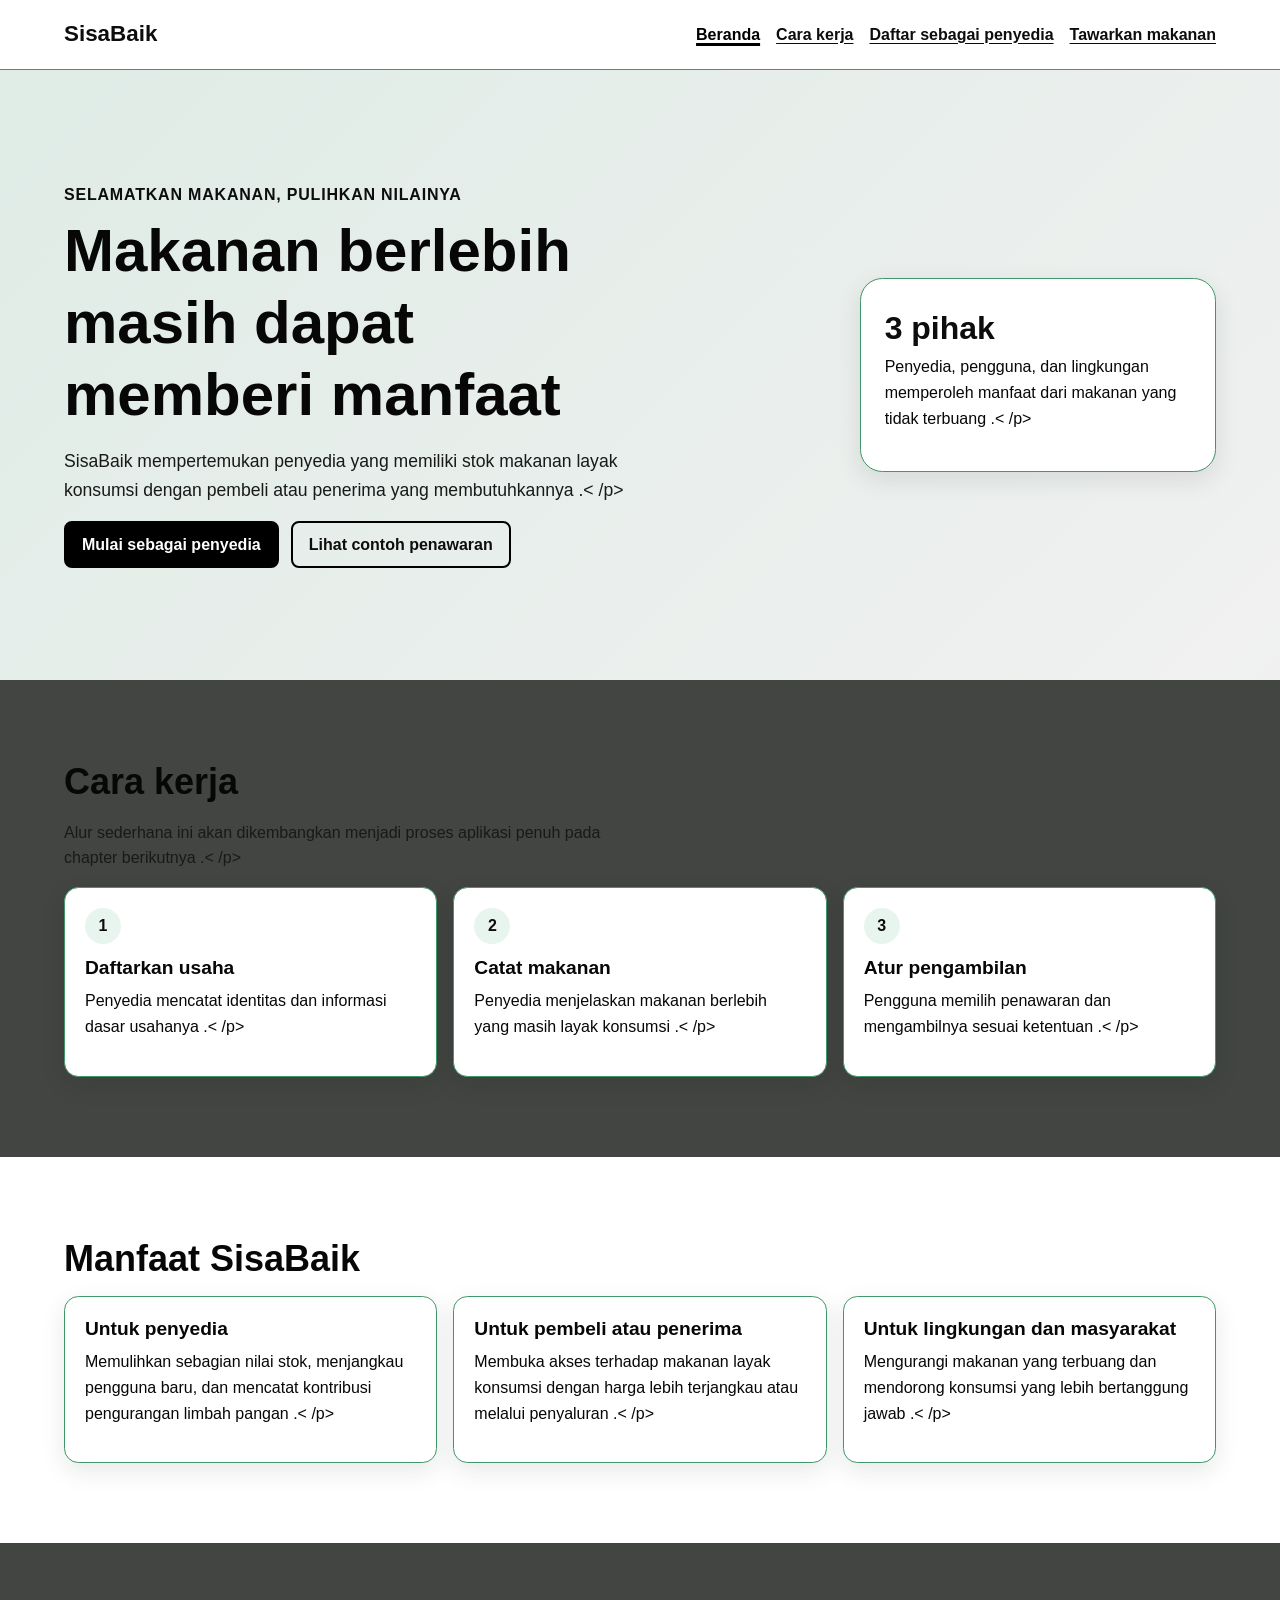
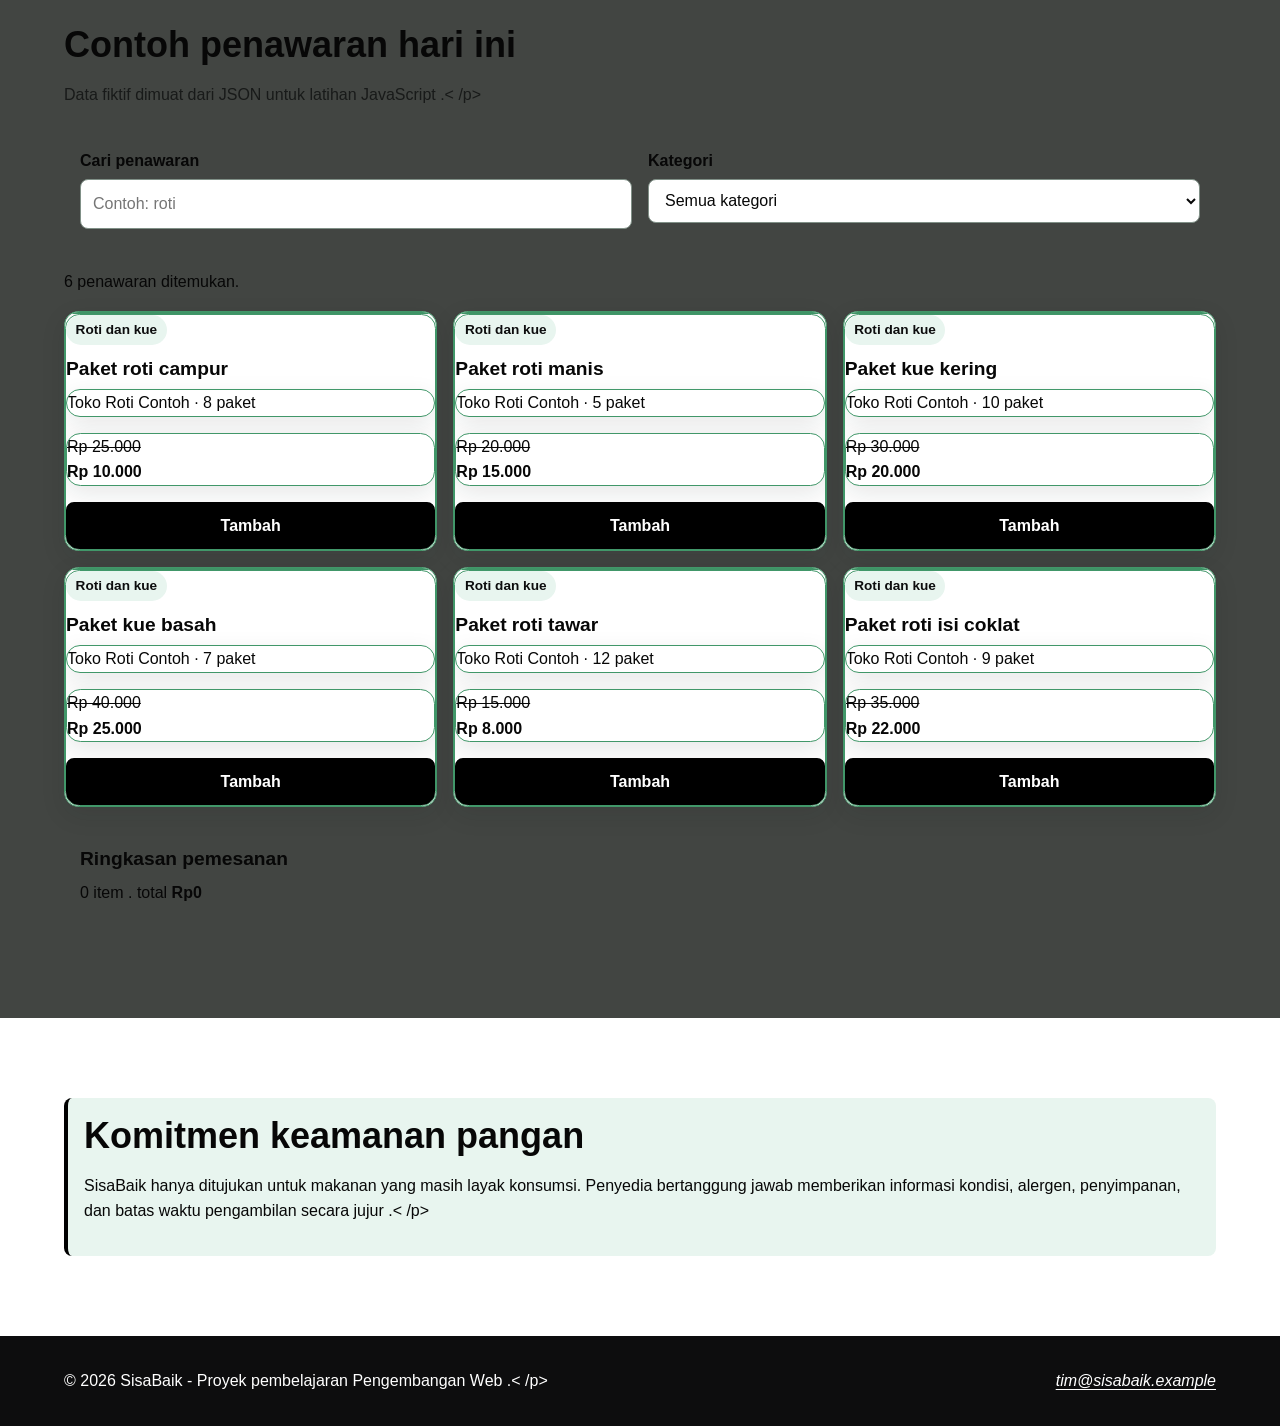
<file: index.html>
<! doctype html>
<html lang="id">
<head>
  <script src="app.js" defer></script>
<meta charset="utf-8">
<meta name="viewport" content="width=device-width, initial-scale=1">
<meta name="description" content="SisaBaik membantu penyedia menawarkan makanan berlebih agar tetap bernilai,
terjangkau, dan tidak terbuang.">
<title>Beranda | SisaBaik</title>
<link rel="stylesheet" href="styles.css">
<script src="app.js" defer></script>
</head>
<body>
<a class="skip-link" href="#konten-utama">Lewati ke konten utama</a>

<header class="site-header">
<div class="container header-layout">
<p class="brand">SisaBaik</p>
<nav aria-label="Navigasi utama">
<ul class="nav-list">
<li><a href="index.html" aria-current="page">Beranda</a></li>
<li><a href="#cara-kerja">Cara kerja</a></li>
<li><a href="daftar-penyedia.html">Daftar sebagai penyedia</a></li>
<li><a href="tawarkan-makanan.html">Tawarkan makanan</a></li>
</ul>
</nav>
</div>
</header>

<main id="konten-utama" tabindex="-1">
<section class="hero" aria-labelledby="judul-utama">
<div class="container hero-layout">
<div>
<p class="eyebrow">Selamatkan makanan, pulihkan nilainya</p>
<h1 id="judul-utama">Makanan berlebih masih dapat memberi manfaat</h1>
<p class="lead">SisaBaik mempertemukan penyedia yang memiliki stok makanan layak konsumsi dengan pembeli
atau penerima yang membutuhkannya .< /p>
<div class="button-group">
<a class="button" href="daftar-penyedia.html">Mulai sebagai penyedia</a>
<a class="button button-secondary" href="#penawaran-contoh">Lihat contoh penawaran</a>
</div>
</div>
<aside class="hero-panel" aria-label="Ringkasan manfaat SisaBaik">
<strong>3 pihak</strong>
<p>Penyedia, pengguna, dan lingkungan memperoleh manfaat dari makanan yang tidak terbuang .< /p>
</aside>
</div>
</section>

<section class="section" id="cara-kerja" aria-labelledby="judul-cara-kerja">
<div class="container">
<h2 id="judul-cara-kerja">Cara kerja</h2>
<p class="section-intro">Alur sederhana ini akan dikembangkan menjadi proses aplikasi penuh pada chapter
berikutnya .< /p>
<div class="steps-grid">
<article class="card">
<span class="step-number" aria-hidden="true">1</span>
<h3>Daftarkan usaha</h3>
<p>Penyedia mencatat identitas dan informasi dasar usahanya .< /p>
</article>
<article class="card">
<span class="step-number" aria-hidden="true">2</span>
<h3>Catat makanan</h3>
<p>Penyedia menjelaskan makanan berlebih yang masih layak konsumsi .< /p>
</article>
<article class="card">
<span class="step-number" aria-hidden="true">3</span>
<h3>Atur pengambilan</h3>
<p>Pengguna memilih penawaran dan mengambilnya sesuai ketentuan .< /p>
</article>
</div>
</div>
</section>

<section class="section section-alt" aria-labelledby="judul-manfaat">
<div class="container">
  <h2 id="judul-manfaat">Manfaat SisaBaik</h2>
<div class="benefit-grid">
<article class="card">
<h3>Untuk penyedia</h3>
<p>Memulihkan sebagian nilai stok, menjangkau pengguna baru, dan mencatat kontribusi pengurangan limbah
pangan .< /p>
</article>
<article class="card">
<h3>Untuk pembeli atau penerima</h3>
<p>Membuka akses terhadap makanan layak konsumsi dengan harga lebih terjangkau atau melalui
penyaluran .< /p>
</article>
<article class="card">
<h3>Untuk lingkungan dan masyarakat</h3>
<p>Mengurangi makanan yang terbuang dan mendorong konsumsi yang lebih bertanggung jawab .< /p>
</article>
</div>
</div>
</section>

<section class="section" id="penawaran-contoh" aria-labelledby="judul-penawaran">
<div class="container">
<h2 id="judul-penawaran">Contoh penawaran hari ini</h2>
<p class="section-intro">Data fiktif dimuat dari JSON untuk latihan JavaScript .< /p>
<form class="filter-panel" id="filter-form" role="search">
<p>
<label for="kata-kunci">Cari penawaran</label><br>
<input id="kata-kunci" name="kata_kunci" type="search" placeholder="Contoh: roti">
</p>
<p>
<label for="filter-kategori">Kategori</label><br>
<select id="filter-kategori" name="kategori">
<option value="semua">Semua kategori</option>
<option value="makanan-siap-saji">Makanan siap saji</option>
<option value="roti-kue">Roti dan kue</option>
<option value="buah-sayur">Buah dan sayur</option>
</select>
</p>
</form>
<p id="status-katalog" class="status-message" role="status" aria-live="polite">Memuat penawaran ...< /p>
<div class="offer-grid" id="daftar-penawaran"></div>
<aside class="cart-summary" aria-labelledby="judul-ringkasan">
<h3 id="judul-ringkasan">Ringkasan pemesanan</h3>
<p><span id="jumlah-item">0</span> item . total <strong id="total-pesanan">Rp0</strong></p>
</aside>
</div>
</div>
</section>

<section class="section section-alt" aria-labelledby="judul-keamanan">
<div class="container">
<div class="notice">
<h2 id="judul-keamanan">Komitmen keamanan pangan</h2>
<p>SisaBaik hanya ditujukan untuk makanan yang masih layak konsumsi. Penyedia bertanggung jawab memberikan
informasi kondisi, alergen, penyimpanan, dan batas waktu pengambilan secara jujur .< /p>
</div>
</div>
</section>
</main>

<footer class="site-footer">
<div class="container footer-layout">
<p>&copy; 2026 SisaBaik - Proyek pembelajaran Pengembangan Web .< /p>
<address><a href="mailto:tim@sisabaik.example">tim@sisabaik.example</a></address>
</div>
</footer>
</body>
</html>
</file>
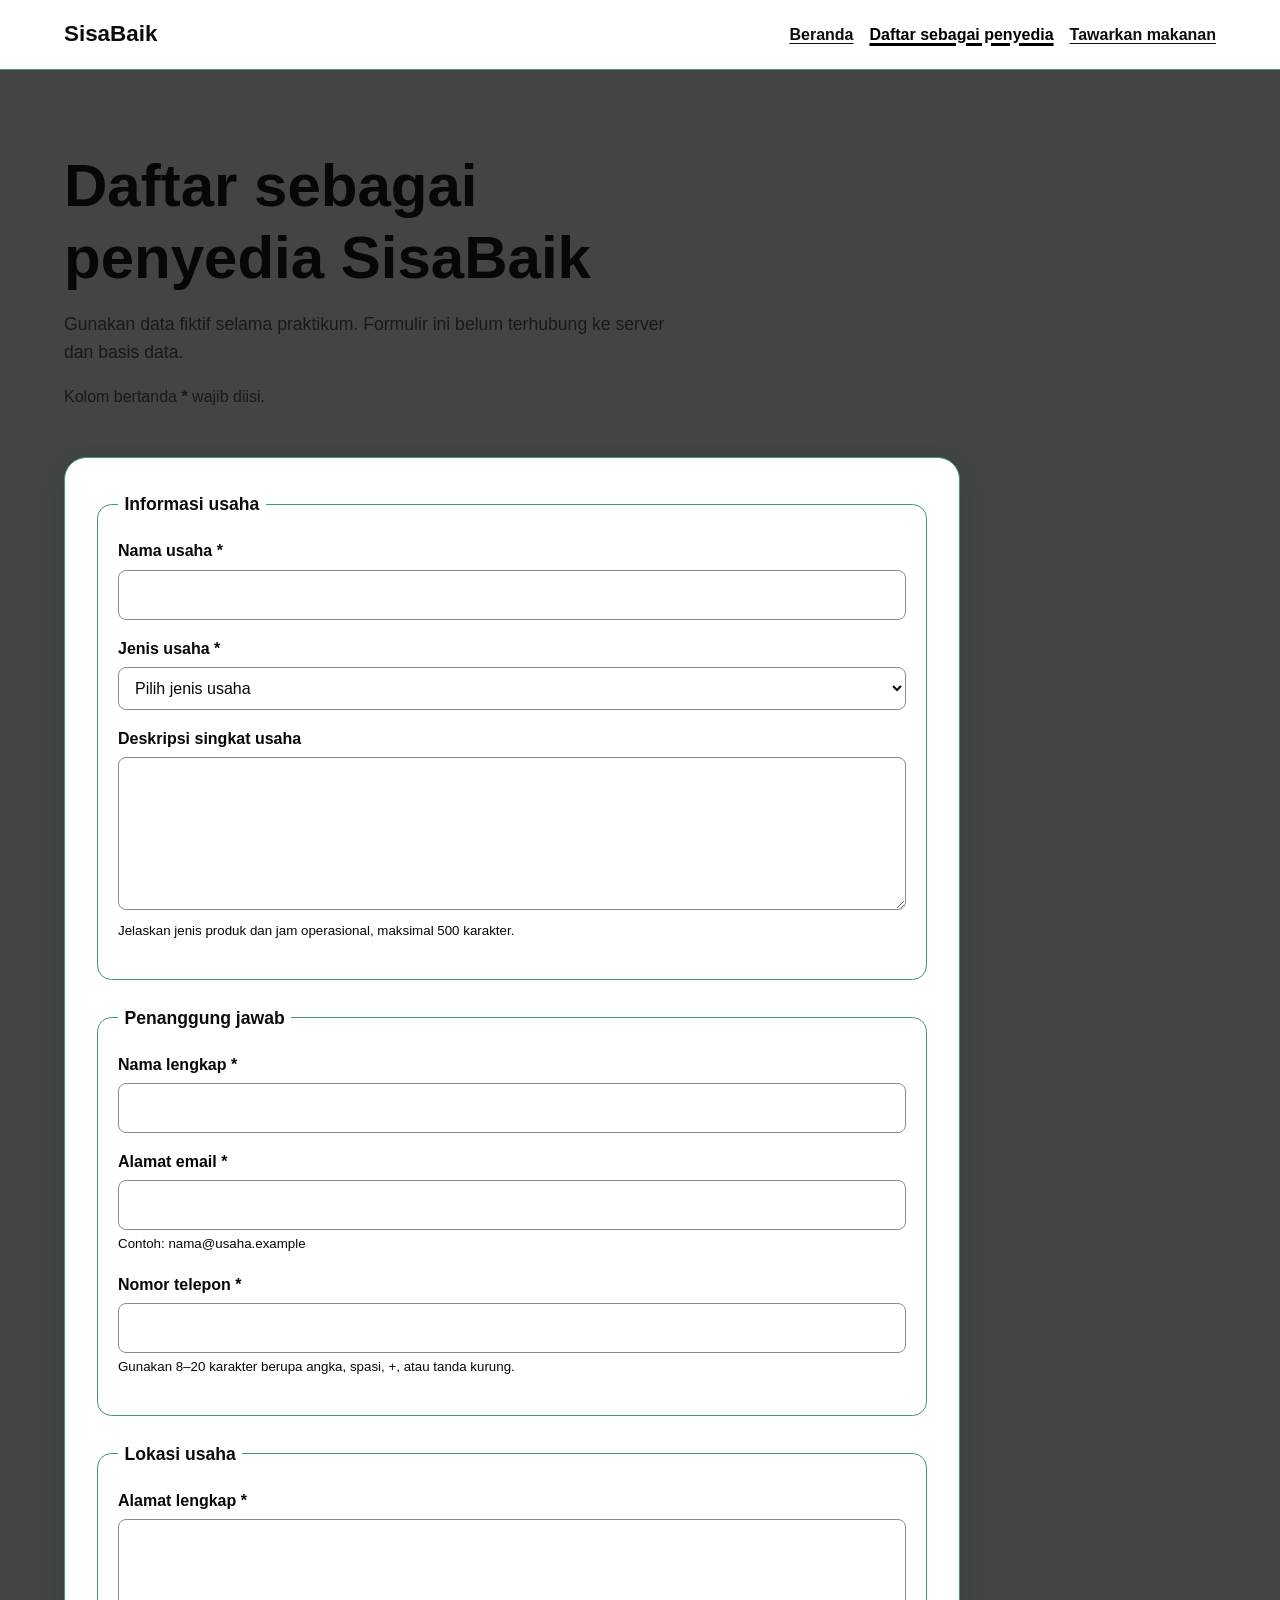
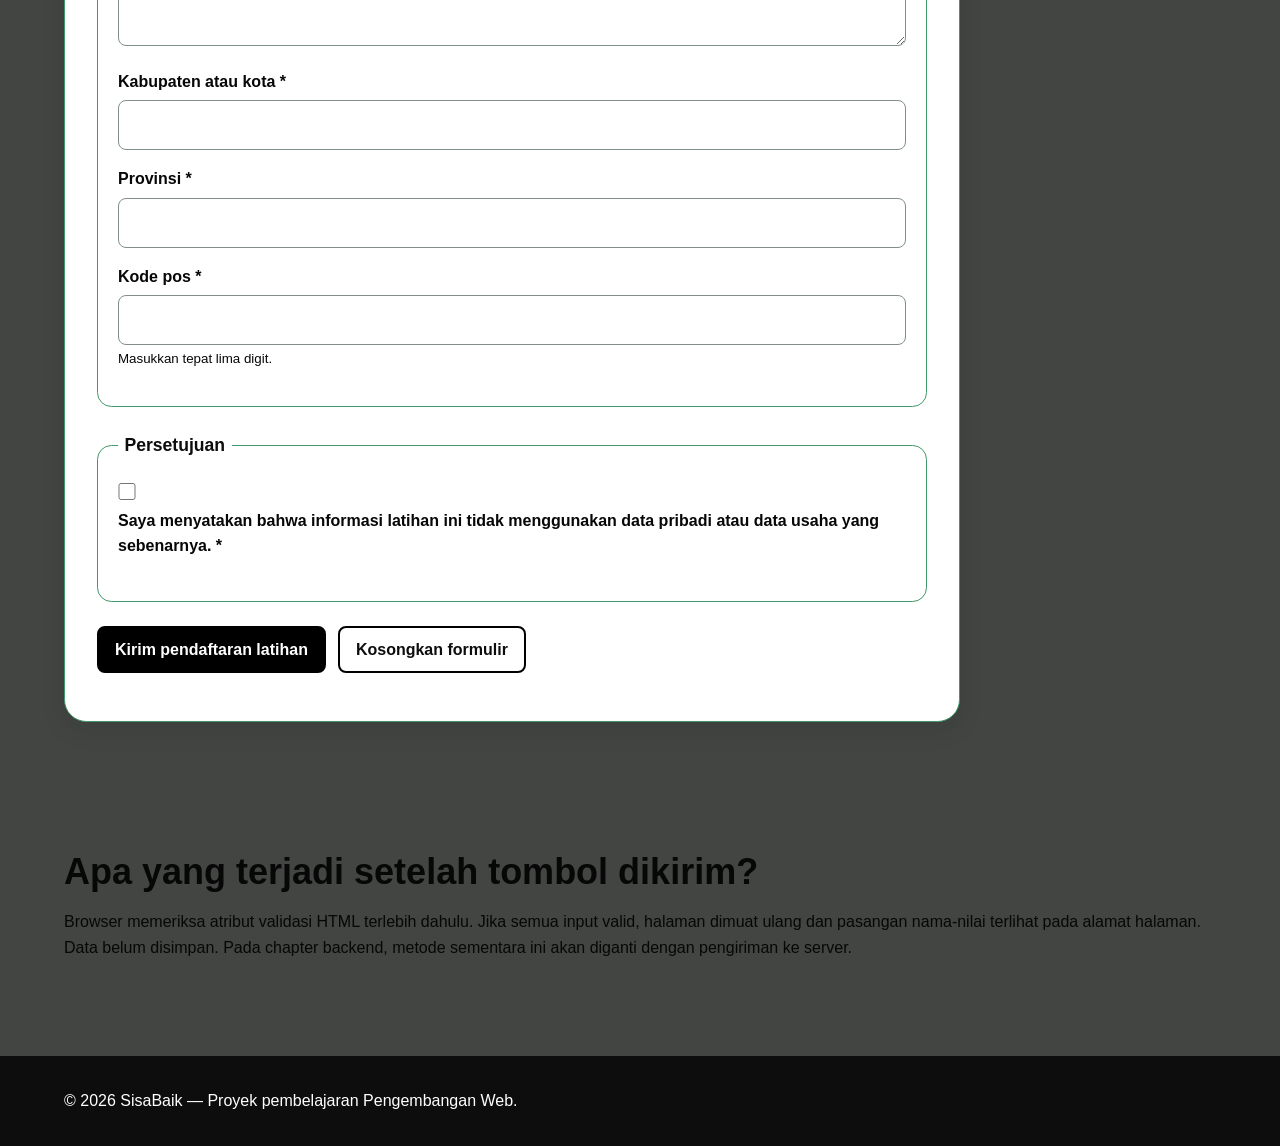
<file: daftar-penyedia.html>
<!doctype html> 
<html lang="id"> 
  <head> 
    <script src="app.js" defer></script>
    <meta charset="utf-8"> 
    <meta name="viewport" content="width=device-width, initial-scale=1"> 
    <meta 
      name="description" 
      content="Formulir prototipe untuk mendaftarkan usaha sebagai penyedia makanan di SisaBaik." 
    > 
    <title>Daftar Penyedia | SisaBaik</title> 
    <link rel="stylesheet" href="styles.css"> 
  </head> 
  <body> 
    <a class="skip-link" href="#konten-utama">Lewati ke konten utama</a> 
 
    <header class="site-header"> 
      <div class="container header-layout"> 
        <p class="brand">SisaBaik</p> 
        <nav aria-label="Navigasi utama"> 
          <ul class="nav-list"> 
            <li><a href="index.html">Beranda</a></li> 
            <li> 
              <a href="daftar-penyedia.html" aria-current="page"> 
                Daftar sebagai penyedia 
              </a> 
            </li> 
            <li><a href="tawarkan-makanan.html">Tawarkan makanan</a></li> 
          </ul> 
        </nav> 
      </div> 
    </header> 
 
    <main class="container" id="konten-utama" tabindex="-1"> 
      <div class="page-heading"> 
        <h1>Daftar sebagai penyedia SisaBaik</h1> 
        <p class="lead"> 
              Gunakan data fiktif selama praktikum. Formulir ini belum terhubung ke 
          server dan basis data. 
        </p> 
        <p class="required-note" id="petunjuk-wajib">Kolom bertanda <strong>*</strong> wajib diisi.</p> 
      </div> 
 
      <form 
        class="form-card" 
        action="daftar-penyedia.html" 
        method="get" 
        aria-describedby="petunjuk-wajib" 
      > 
        <fieldset class="form-section"> 
          <legend>Informasi usaha</legend> 
 
          <p> 
            <label for="nama-usaha">Nama usaha *</label><br> 
            <input 
              type="text" 
              id="nama-usaha" 
              name="nama_usaha" 
              autocomplete="organization" 
              minlength="3" 
              maxlength="100" 
              required 
            > 
          </p> 
 
          <p> 
            <label for="jenis-usaha">Jenis usaha *</label><br> 
            <select id="jenis-usaha" name="jenis_usaha" required> 
              <option value="">Pilih jenis usaha</option> 
              <option value="restoran">Restoran</option> 
              <option value="toko-roti">Toko roti</option> 
              <option value="katering">Katering</option> 
              <option value="ritel">Toko ritel</option> 
                <option value="hotel">Hotel atau penginapan</option> 
              <option value="lainnya">Lainnya</option> 
            </select> 
          </p> 
 
          <p> 
            <label for="deskripsi-usaha">Deskripsi singkat usaha</label><br> 
            <textarea 
              id="deskripsi-usaha" 
              name="deskripsi_usaha" 
              rows="5" 
              maxlength="500" 
              aria-describedby="bantuan-deskripsi" 
            ></textarea><br> 
            <small id="bantuan-deskripsi"> 
              Jelaskan jenis produk dan jam operasional, maksimal 500 karakter. 
            </small> 
          </p> 
        </fieldset> 
 
        <fieldset class="form-section"> 
          <legend>Penanggung jawab</legend> 
 
          <p> 
            <label for="nama-penanggung-jawab">Nama lengkap *</label><br> 
            <input 
              type="text" 
              id="nama-penanggung-jawab" 
              name="nama_penanggung_jawab" 
              autocomplete="name" 
              minlength="3" 
              maxlength="100" 
              required 
            > 
          </p> 
           <p> 
            <label for="email">Alamat email *</label><br> 
            <input 
              type="email" 
              id="email" 
              name="email" 
              autocomplete="email" 
              maxlength="254" 
              aria-describedby="bantuan-email" 
              required 
            ><br> 
            <small id="bantuan-email">Contoh: nama@usaha.example</small> 
          </p> 
 
          <p> 
            <label for="telepon">Nomor telepon *</label><br> 
            <input 
              type="tel" 
              id="telepon" 
              name="telepon" 
              autocomplete="tel" 
              inputmode="tel" 
              pattern="[0-9+() ]{8,20}" 
              aria-describedby="bantuan-telepon" 
              required 
            ><br> 
            <small id="bantuan-telepon"> 
              Gunakan 8–20 karakter berupa angka, spasi, +, atau tanda kurung. 
            </small> 
          </p> 
        </fieldset> 
 
        <fieldset class="form-section"> 
          <legend>Lokasi usaha</legend> 
 
          <p>
              <label for="alamat">Alamat lengkap *</label><br> 
            <textarea 
              id="alamat" 
              name="alamat" 
              rows="4" 
              autocomplete="street-address" 
              minlength="10" 
              maxlength="250" 
              required 
            ></textarea> 
          </p> 
 
          <p> 
            <label for="kota">Kabupaten atau kota *</label><br> 
            <input 
              type="text" 
              id="kota" 
              name="kota" 
              autocomplete="address-level2" 
              maxlength="100" 
              required 
            > 
          </p> 
 
          <p> 
            <label for="provinsi">Provinsi *</label><br> 
            <input 
              type="text" 
              id="provinsi" 
              name="provinsi" 
              autocomplete="address-level1" 
              maxlength="100" 
              required 
            > 
          </p>
             <p> 
            <label for="kode-pos">Kode pos *</label><br> 
            <input 
              type="text" 
              id="kode-pos" 
              name="kode_pos" 
              autocomplete="postal-code" 
              inputmode="numeric" 
              pattern="[0-9]{5}" 
              aria-describedby="bantuan-kode-pos" 
              required 
            ><br> 
            <small id="bantuan-kode-pos">Masukkan tepat lima digit.</small> 
          </p> 
        </fieldset> 
 
        <fieldset class="form-section"> 
          <legend>Persetujuan</legend> 
          <p> 
            <input 
              type="checkbox" 
              id="persetujuan" 
              name="persetujuan" 
              value="setuju" 
              required 
            > 
            <label for="persetujuan"> 
              Saya menyatakan bahwa informasi latihan ini tidak menggunakan 
              data pribadi atau data usaha yang sebenarnya. * 
            </label> 
          </p> 
        </fieldset> 
 
        <p class="form-actions"> 
          <button class="button" type="submit">Kirim pendaftaran latihan</button> 
          <button class="button button-secondary" type="reset">Kosongkan formulir</button> 
              </p> 
      </form> 
 
      <section class="section" aria-labelledby="catatan-prototipe"> 
        <h2 id="catatan-prototipe">Apa yang terjadi setelah tombol dikirim?</h2> 
        <p> 
          Browser memeriksa atribut validasi HTML terlebih dahulu. Jika semua 
          input valid, halaman dimuat ulang dan pasangan nama-nilai terlihat 
          pada alamat halaman. Data belum disimpan. Pada chapter backend, 
          metode sementara ini akan diganti dengan pengiriman ke server. 
        </p> 
      </section> 
    </main> 
 
    <footer class="site-footer"> 
      <div class="container footer-layout"> 
        <p>&copy; 2026 SisaBaik — Proyek pembelajaran Pengembangan Web.</p> 
      </div> 
    </footer> 
  </body> 
</html>
</file>
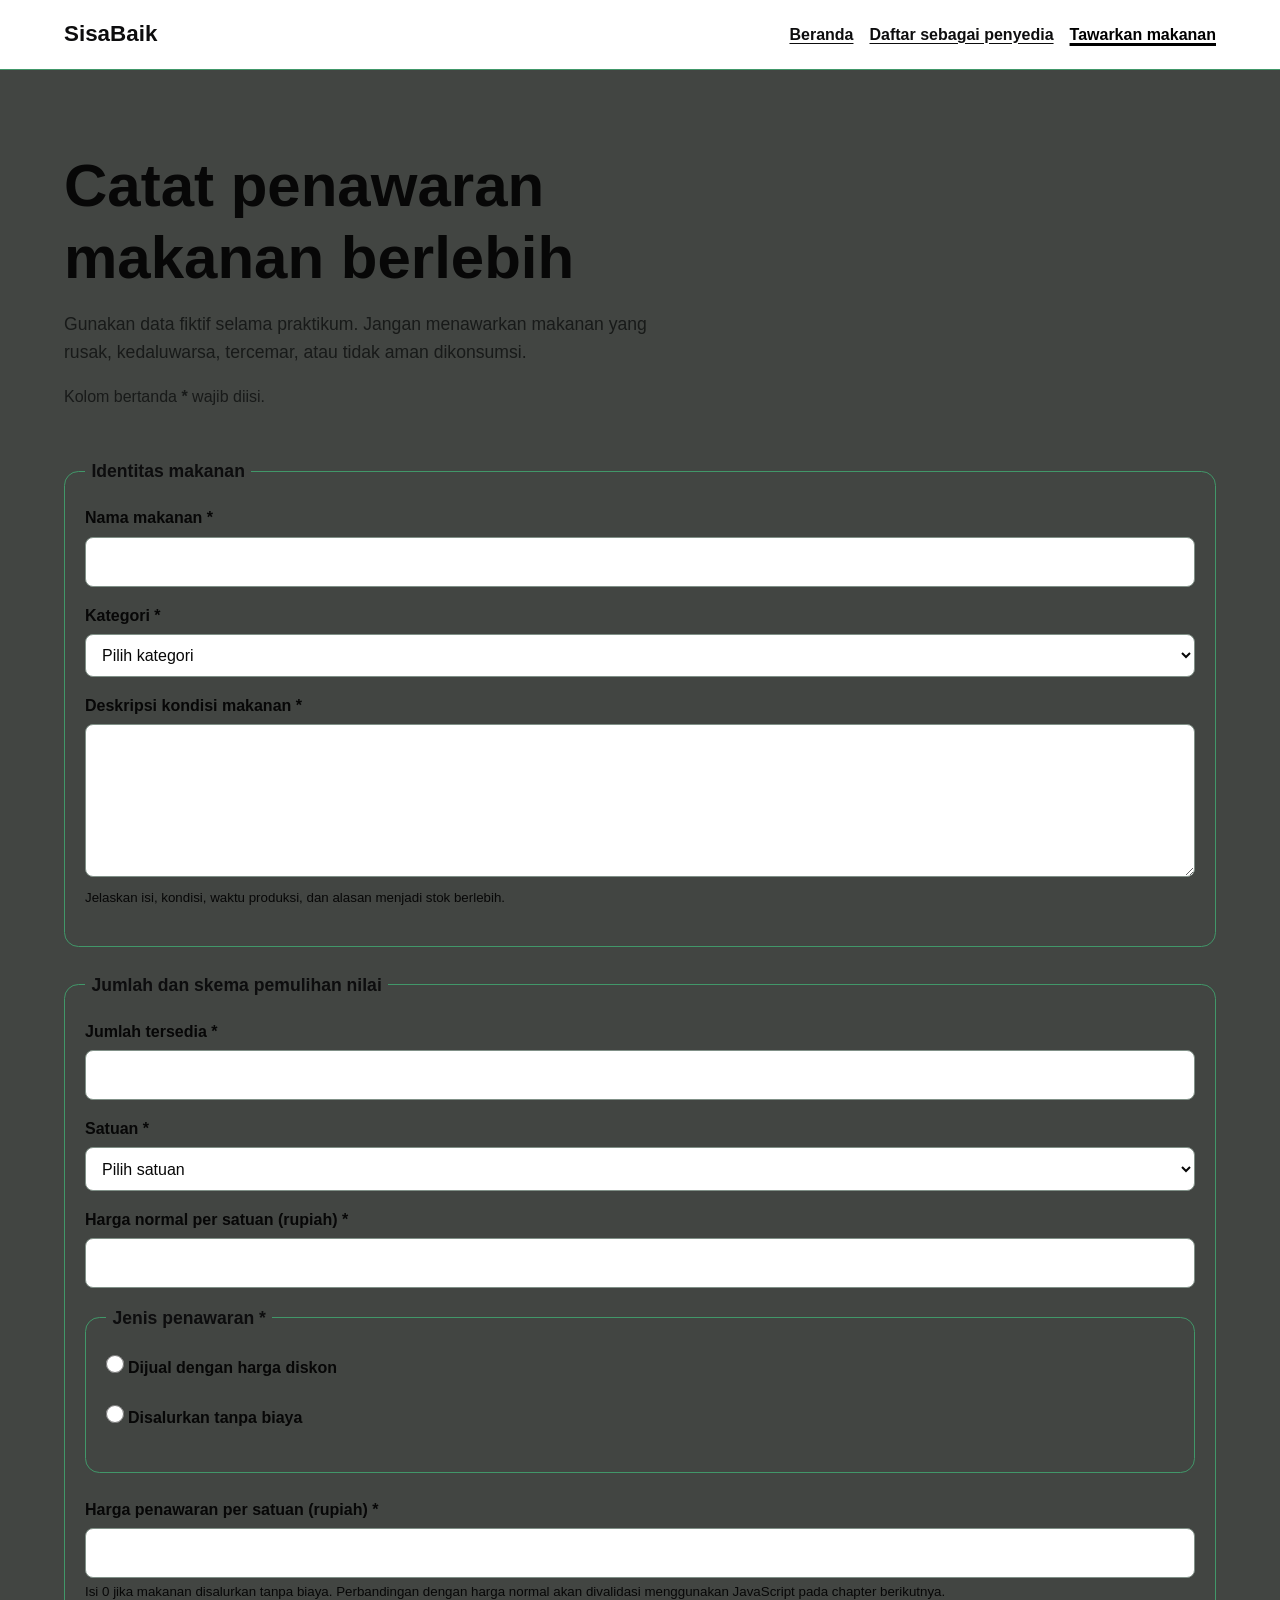
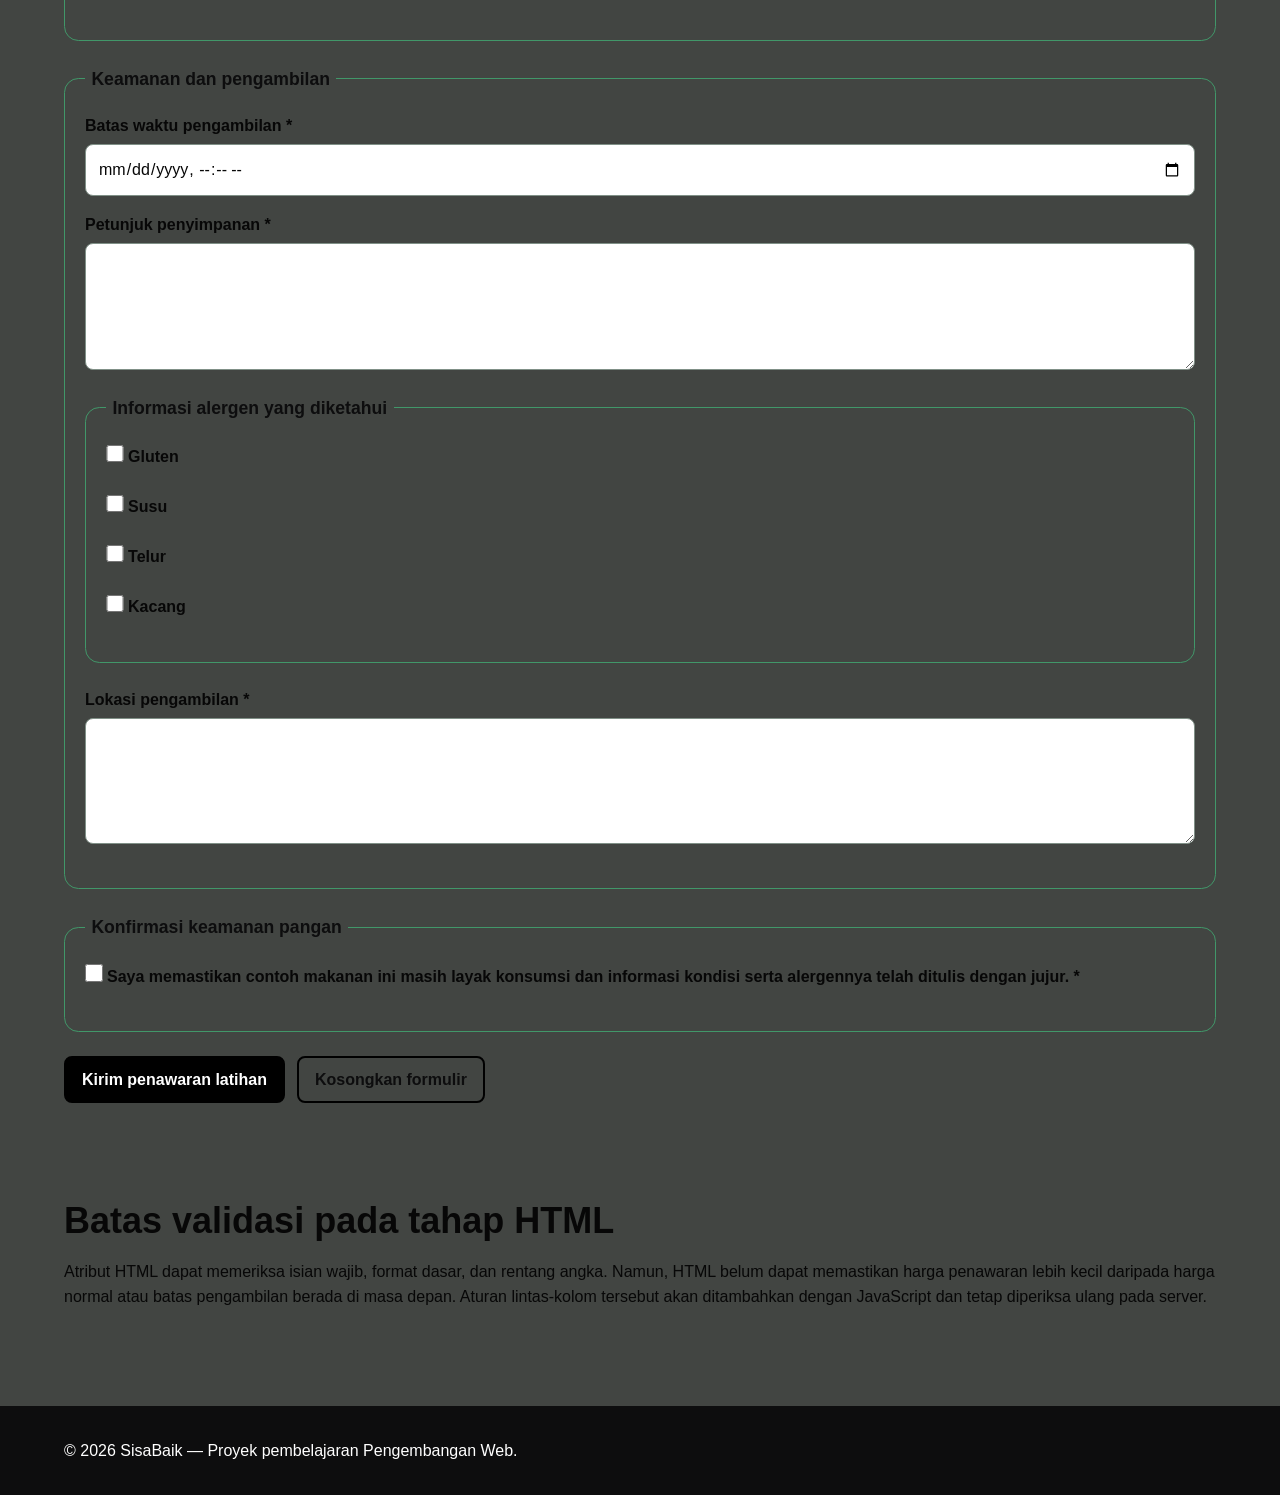
<file: tawarkan-makanan.html>
<!doctype html> 
<html lang="id"> 
  <head> 
    <script src="app.js" defer></script>
    <form id="form-penawaran" action="tawarkan-makanan.html" method="get" aria-describedby="petunjuk-wajib">

    <meta charset="utf-8"> 
    <meta name="viewport" content="width=device-width, initial-scale=1"> 
    <meta 
      name="description" 
      content="Formulir prototipe untuk mencatat makanan berlebih yang akan ditawarkan melalui SisaBaik." 
    > 
    <title>Tawarkan Makanan | SisaBaik</title> 
    <link rel="stylesheet" href="styles.css"> 
  </head> 
  <body> 
    <a class="skip-link" href="#konten-utama">Lewati ke konten utama</a> 
 
    <header class="site-header"> 
      <div class="container header-layout"> 
        <p class="brand">SisaBaik</p> 
        <nav aria-label="Navigasi utama"> 
          <ul class="nav-list"> 
            <li><a href="index.html">Beranda</a></li> 
            <li><a href="daftar-penyedia.html">Daftar sebagai penyedia</a></li> 
            <li> 
              <a href="tawarkan-makanan.html" aria-current="page"> 
                Tawarkan makanan 
              </a> 
            </li> 
          </ul> 
        </nav> 
      </div> 
    </header> 
 
    <main class="container" id="konten-utama" tabindex="-1"> 
      <div class="page-heading"> 
        <h1>Catat penawaran makanan berlebih</h1> 
        <p class="lead"> 
                Gunakan data fiktif selama praktikum. Jangan menawarkan makanan yang 
          rusak, kedaluwarsa, tercemar, atau tidak aman dikonsumsi. 
        </p> 
        <p class="required-note" id="petunjuk-wajib">Kolom bertanda <strong>*</strong> wajib diisi.</p> 
      </div> 
 
      <form 
        class="form-card" 
        action="tawarkan-makanan.html" 
        method="get" 
        aria-describedby="petunjuk-wajib" 
      > 
        <fieldset class="form-section"> 
          <legend>Identitas makanan</legend> 
 
          <p> 
            <label for="nama-makanan">Nama makanan *</label><br> 
            <input 
              type="text" 
              id="nama-makanan" 
              name="nama_makanan" 
              minlength="3" 
              maxlength="120" 
              required 
            > 
          </p> 
 
          <p> 
            <label for="kategori">Kategori *</label><br> 
            <select id="kategori" name="kategori" required> 
              <option value="">Pilih kategori</option> 
              <option value="makanan-siap-saji">Makanan siap saji</option> 
              <option value="roti-kue">Roti atau kue</option> 
              <option value="buah-sayur">Buah atau sayur</option> 
              <option value="minuman">Minuman</option> 
              <option value="bahan-pangan">Bahan pangan</option>
                <option value="lainnya">Lainnya</option> 
            </select> 
          </p> 
 
          <p> 
            <label for="deskripsi-makanan">Deskripsi kondisi makanan *</label><br> 
            <textarea 
              id="deskripsi-makanan" 
              name="deskripsi_makanan" 
              rows="5" 
              minlength="20" 
              maxlength="600" 
              aria-describedby="bantuan-deskripsi-makanan" 
              required 
            ></textarea><br> 
            <small id="bantuan-deskripsi-makanan"> 
              Jelaskan isi, kondisi, waktu produksi, dan alasan menjadi stok berlebih. 
            </small> 
          </p> 
        </fieldset> 
 
        <fieldset class="form-section"> 
          <legend>Jumlah dan skema pemulihan nilai</legend> 
 
          <p> 
            <label for="jumlah">Jumlah tersedia *</label><br> 
            <input 
              type="number" 
              id="jumlah" 
              name="jumlah" 
              min="1" 
              max="1000" 
              step="1" 
              required 
            > 
          </p>
            <p> 
            <label for="satuan">Satuan *</label><br> 
            <select id="satuan" name="satuan" required> 
              <option value="">Pilih satuan</option> 
              <option value="porsi">Porsi</option> 
              <option value="paket">Paket</option> 
              <option value="buah">Buah</option> 
              <option value="kilogram">Kilogram</option> 
              <option value="liter">Liter</option> 
            </select> 
          </p> 
 
          <p> 
            <label for="harga-normal">Harga normal per satuan (rupiah) *</label><br> 
            <input 
              type="number" 
              id="harga-normal" 
              name="harga_normal" 
              min="0" 
              max="10000000" 
              step="500" 
              required 
            > 
          </p> 
 
          <fieldset class="form-section"> 
            <legend>Jenis penawaran *</legend> 
            <p> 
              <input 
                type="radio" 
                id="jenis-diskon" 
                name="jenis_penawaran" 
                value="diskon" 
                required 
              > 
                   <label for="jenis-diskon">Dijual dengan harga diskon</label> 
            </p> 
            <p> 
              <input 
                type="radio" 
                id="jenis-donasi" 
                name="jenis_penawaran" 
                value="donasi" 
              > 
              <label for="jenis-donasi">Disalurkan tanpa biaya</label> 
            </p> 
          </fieldset> 
 
          <p> 
            <label for="harga-pemulihan">Harga penawaran per satuan (rupiah) *</label><br> 
            <input 
              type="number" 
              id="harga-pemulihan" 
              name="harga_penawaran" 
              min="0" 
              max="10000000" 
              step="500" 
              aria-describedby="bantuan-harga" 
              required 
            ><br> 
            <small id="bantuan-harga"> 
              Isi 0 jika makanan disalurkan tanpa biaya. Perbandingan dengan 
              harga normal akan divalidasi menggunakan JavaScript pada chapter berikutnya. 
            </small> 
          </p> 
        </fieldset> 
 
        <fieldset class="form-section"> 
          <legend>Keamanan dan pengambilan</legend> 
 
          <p>
               <label for="batas-pengambilan">Batas waktu pengambilan *</label><br> 
            <input 
              type="datetime-local" 
              id="batas-pengambilan" 
              name="batas_pengambilan" 
              required 
            > 
          </p> 
 
          <p> 
            <label for="petunjuk-penyimpanan">Petunjuk penyimpanan *</label><br> 
            <textarea 
              id="petunjuk-penyimpanan" 
              name="petunjuk_penyimpanan" 
              rows="4" 
              minlength="10" 
              maxlength="300" 
              required 
            ></textarea> 
          </p> 
 
          <fieldset class="form-section"> 
            <legend>Informasi alergen yang diketahui</legend> 
            <p> 
              <input type="checkbox" id="alergen-gluten" name="alergen" value="gluten"> 
              <label for="alergen-gluten">Gluten</label> 
            </p> 
            <p> 
              <input type="checkbox" id="alergen-susu" name="alergen" value="susu"> 
              <label for="alergen-susu">Susu</label> 
            </p> 
            <p> 
              <input type="checkbox" id="alergen-telur" name="alergen" value="telur"> 
              <label for="alergen-telur">Telur</label> 
            </p> 
            <p>
                  <input type="checkbox" id="alergen-kacang" name="alergen" value="kacang"> 
              <label for="alergen-kacang">Kacang</label> 
            </p> 
          </fieldset> 
 
          <p> 
            <label for="lokasi-pengambilan">Lokasi pengambilan *</label><br> 
            <textarea 
              id="lokasi-pengambilan" 
              name="lokasi_pengambilan" 
              rows="4" 
              autocomplete="street-address" 
              minlength="10" 
              maxlength="250" 
              required 
            ></textarea> 
          </p> 
        </fieldset> 
 
        <fieldset class="form-section"> 
          <legend>Konfirmasi keamanan pangan</legend> 
          <p> 
            <input 
              type="checkbox" 
              id="konfirmasi-keamanan" 
              name="konfirmasi_keamanan" 
              value="terkonfirmasi" 
              required 
            > 
            <label for="konfirmasi-keamanan"> 
              Saya memastikan contoh makanan ini masih layak konsumsi dan 
              informasi kondisi serta alergennya telah ditulis dengan jujur. * 
            </label> 
          </p> 
        </fieldset>
          <p class="form-actions"> 
          <button class="button" type="submit">Kirim penawaran latihan</button> 
          <button class="button button-secondary" type="reset">Kosongkan formulir</button> 
        </p> 
      </form> 
 
      <section class="section" aria-labelledby="batas-validasi-html"> 
        <h2 id="batas-validasi-html">Batas validasi pada tahap HTML</h2> 
        <p> 
          Atribut HTML dapat memeriksa isian wajib, format dasar, dan rentang 
          angka. Namun, HTML belum dapat memastikan harga penawaran lebih kecil 
          daripada harga normal atau batas pengambilan berada di masa depan. 
          Aturan lintas-kolom tersebut akan ditambahkan dengan JavaScript dan 
          tetap diperiksa ulang pada server. 
        </p> 
      </section> 
    </main> 
 
    <footer class="site-footer"> 
      <div class="container footer-layout"> 
        <p>&copy; 2026 SisaBaik — Proyek pembelajaran Pengembangan Web.</p> 
      </div> 
    </footer> 
  </body> 
</html>
</file>
<file: styles.css>
:root { 
  --color-primary: #000000; 
  --color-primary-dark: #0d0d0e; 
  --color-primary-soft: #e8f5ef; 
  --color-accent: #f2b84b; 
  --color-text: #070707; 
  --color-muted: #181a19; 
  --color-surface: #ffffff; 
  --color-background: #424542; 
  --color-border: #419769; 
  --color-danger: #a52a2a; 
  --shadow-card: 0 0.5rem 1.5rem rgb(23 33 27 / 10%); 
  --radius-small: 0.5rem; 
  --radius-medium: 0.9rem; 
  --radius-large: 1.4rem; 
  --content-width: 72rem; 
} 
 
*, 
*::before, 
*::after { 
  box-sizing: border-box; 
} 
 
html { 
  scroll-behavior: smooth; 
} 
 
body { 
  margin: 0; 
  background: var(--color-background); 
  color: var(--color-text); 
  font-family: Arial, Helvetica, sans-serif; 
  font-size: 1rem; 
  line-height: 1.6; 
}
h1, 
h2, 
h3, 
p { 
  margin-block-start: 0; 
} 
 
h1, 
h2, 
h3 { 
  line-height: 1.2; 
} 
 
h1 { 
  max-width: 18ch; 
  margin-block-end: 1rem; 
  font-size: clamp(2rem, 7vw, 3.75rem); 
} 
 
h2 { 
  margin-block-end: 1rem; 
  font-size: clamp(1.5rem, 4vw, 2.25rem); 
} 
 
h3 { 
  margin-block-end: 0.6rem; 
  font-size: 1.2rem; 
} 
 
a { 
  color: var(--color-primary-dark); 
  text-underline-offset: 0.2em; 
} 
 
a:hover {
     text-decoration-thickness: 0.18em; 
} 
 
:focus-visible { 
  outline: 0.2rem solid var(--color-accent); 
  outline-offset: 0.2rem; 
} 
 
.skip-link { 
  position: absolute; 
  inset-block-start: 0.5rem; 
  inset-inline-start: 0.5rem; 
  z-index: 100; 
  padding: 0.7rem 1rem; 
  border-radius: var(--radius-small); 
  background: var(--color-text); 
  color: var(--color-surface); 
  transform: translateY(-180%); 
} 
 
.skip-link:focus { 
  transform: translateY(0); 
} 
 
.container { 
  width: min(100% - 2rem, var(--content-width)); 
  margin-inline: auto; 
} 
 
.site-header { 
  background: var(--color-surface); 
  border-block-end: 0.0625rem solid var(--color-border); 
} 
 
.header-layout { 
  display: flex;
    flex-direction: column; 
  gap: 0.75rem; 
  padding-block: 1rem; 
} 
 
.brand { 
  margin: 0; 
  color: var(--color-primary-dark); 
  font-size: 1.4rem; 
  font-weight: 700; 
} 
 
.nav-list { 
  display: flex; 
  flex-wrap: wrap; 
  gap: 0.5rem 1rem; 
  margin: 0; 
  padding: 0; 
  list-style: none; 
} 
 
.nav-list a { 
  display: inline-block; 
  padding-block: 0.35rem; 
  font-weight: 700; 
} 
 
.nav-list a[aria-current="page"] { 
  color: var(--color-primary); 
  text-decoration-thickness: 0.2em; 
} 
 
.hero { 
  padding-block: clamp(3rem, 10vw, 7rem); 
  background: 
    linear-gradient(135deg, rgb(232 245 239 / 95%), rgb(255 255 255 / 92%));
    } 
 
.hero-layout { 
  display: grid; 
  gap: 2rem; 
  align-items: center; 
} 
 
.eyebrow { 
  margin-block-end: 0.5rem; 
  color: var(--color-primary-dark); 
  font-weight: 700; 
  letter-spacing: 0.05em; 
  text-transform: uppercase; 
} 
 
.lead { 
  max-width: 62ch; 
  color: var(--color-muted); 
  font-size: 1.1rem; 
} 
 
.hero-panel { 
  padding: 1.5rem; 
  border: 0.0625rem solid var(--color-border); 
  border-radius: var(--radius-large); 
  background: var(--color-surface); 
  box-shadow: var(--shadow-card); 
} 
 
.hero-panel strong { 
  display: block; 
  color: var(--color-primary-dark); 
  font-size: 2rem; 
} 
.button-group, 
.form-actions { 
  display: flex; 
  flex-wrap: wrap; 
  gap: 0.75rem; 
  align-items: center; 
} 
 
.button { 
  display: inline-block; 
  padding: 0.75rem 1rem; 
  border: 0.125rem solid var(--color-primary); 
  border-radius: var(--radius-small); 
  background: var(--color-primary); 
  color: var(--color-surface); 
  font: inherit; 
  font-weight: 700; 
  line-height: 1.2; 
  text-decoration: none; 
  cursor: pointer; 
} 
 
.button:hover { 
  background: var(--color-primary-dark); 
  border-color: var(--color-primary-dark); 
} 
 
.button-secondary { 
  background: transparent; 
  color: var(--color-primary-dark); 
} 
 
.section { 
  padding-block: clamp(2.5rem, 7vw, 5rem); 
}
.section-alt { 
  background: var(--color-surface); 
} 
 
.section-intro { 
  max-width: 65ch; 
  color: var(--color-muted); 
} 
 
.steps-grid, 
.benefit-grid, 
.offer-grid { 
  display: grid; 
  grid-template-columns: 1fr; 
  gap: 1rem; 
} 
 
.card { 
  padding: 1.25rem; 
  border: 0.0625rem solid var(--color-border); 
  border-radius: var(--radius-medium); 
  background: var(--color-surface); 
  box-shadow: var(--shadow-card); 
} 
 
.step-number { 
  display: inline-grid; 
  width: 2.25rem; 
  height: 2.25rem; 
  margin-block-end: 0.75rem; 
  place-items: center; 
  border-radius: 50%; 
  background: var(--color-primary-soft); 
  color: var(--color-primary-dark); 
  font-weight: 700; 
}
.offer-card { 
  display: flex; 
  flex-direction: column; 
  overflow: hidden; 
  border: 0.0625rem solid var(--color-border); 
  border-radius: var(--radius-medium); 
  background: var(--color-surface); 
  box-shadow: var(--shadow-card); 
} 
 
.offer-card__visual { 
  min-height: 8rem; 
  background: linear-gradient(135deg, var(--color-primary), var(--color-primary-dark)); 
} 
 
.offer-card__content { 
  display: flex; 
  flex: 1; 
  flex-direction: column; 
  padding: 1.25rem; 
} 
 
.offer-card__meta { 
  color: var(--color-muted); 
} 
 
.offer-card__price { 
  margin-block-start: auto; 
  font-size: 1.15rem; 
} 
 
.badge { 
  display: inline-block; 
  width: fit-content; 
  margin-block-end: 0.75rem;
    padding: 0.25rem 0.6rem; 
  border-radius: 999px; 
  background: var(--color-primary-soft); 
  color: var(--color-primary-dark); 
  font-size: 0.85rem; 
  font-weight: 700; 
} 
 
.notice { 
  padding: 1rem; 
  border-inline-start: 0.3rem solid var(--color-primary); 
  border-radius: var(--radius-small); 
  background: var(--color-primary-soft); 
} 
 
.page-heading { 
  padding-block: clamp(2.5rem, 7vw, 5rem) 2rem; 
} 
 
.form-card { 
  max-width: 56rem; 
  margin-block-end: 3rem; 
  padding: clamp(1rem, 4vw, 2rem); 
  border: 0.0625rem solid var(--color-border); 
  border-radius: var(--radius-large); 
  background: var(--color-surface); 
  box-shadow: var(--shadow-card); 
} 
 
.form-section { 
  margin: 0 0 1.5rem; 
  padding: 1.25rem; 
  border: 0.0625rem solid var(--color-border); 
  border-radius: var(--radius-medium); 
} 
.form-section legend { 
  padding-inline: 0.4rem; 
  color: var(--color-primary-dark); 
  font-size: 1.1rem; 
  font-weight: 700; 
} 
 
label { 
  display: inline-block; 
  margin-block-end: 0.35rem; 
  font-weight: 700; 
} 
 
input, 
select, 
textarea { 
  width: 100%; 
  padding: 0.7rem 0.75rem; 
  border: 0.0625rem solid #809087; 
  border-radius: var(--radius-small); 
  background: var(--color-surface); 
  color: var(--color-text); 
  font: inherit; 
} 
 
textarea { 
  resize: vertical; 
} 
 
input:focus, 
select:focus, 
textarea:focus { 
  border-color: var(--color-primary-dark); 
} 
 
input[type="checkbox"],
input[type="radio"] { 
  width: 1.1rem; 
  height: 1.1rem; 
  margin: 0.2rem 0 0; 
  accent-color: var(--color-primary); 
} 
 
.required-note { 
  color: var(--color-muted); 
} 
 
.site-footer { 
  padding-block: 2rem; 
  background: var(--color-primary-dark); 
  color: var(--color-surface); 
} 
 
.site-footer a { 
  color: var(--color-surface); 
} 
 
.footer-layout { 
  display: flex; 
  flex-direction: column; 
  gap: 0.5rem; 
} 
 
.footer-layout p, 
.footer-layout address { 
  margin: 0; 
} 
 
@media (min-width: 48rem) { 
  .header-layout { 
    flex-direction: row; 
    justify-content: space-between;
        align-items: center; 
  } 
 
  .hero-layout { 
    grid-template-columns: minmax(0, 1.5fr) minmax(15rem, 0.7fr); 
  } 
 
  .steps-grid, 
  .benefit-grid { 
    grid-template-columns: repeat(3, minmax(0, 1fr)); 
  } 
 
  .offer-grid { 
    grid-template-columns: repeat(2, minmax(0, 1fr)); 
  } 
 
  .footer-layout { 
    flex-direction: row; 
    justify-content: space-between; 
    align-items: center; 
  } 
} 
 
@media (min-width: 68rem) { 
  .offer-grid { 
    grid-template-columns: repeat(3, minmax(0, 1fr)); 
  } 
} 
 
@media (prefers-reduced-motion: reduce) { 
  html { 
    scroll-behavior: auto; 
  } 
}
.filter-panel { display:grid; gap:1rem; margin-block:1.5rem; padding: 1rem; border:0.0625rem solid var( -- color-border);
border-radius:var( -- radius-medium); background:var( -- color-surface); }
.filter-panel p { margin:0; }
status-message { min-height:1.6em; color:var( -- color-muted); }
.cart-summary { margin-block-start: 1.5rem; padding: 1rem; border-radius:var( -- radius-medium); background:var( -- color-
primary-soft); }
.error-message { color:var( -- color-danger); font-weight:700; }
@media (min-width:48rem) { .filter-panel { grid-template-columns:repeat(2,minmax(0,1fr)); } }
</file>
